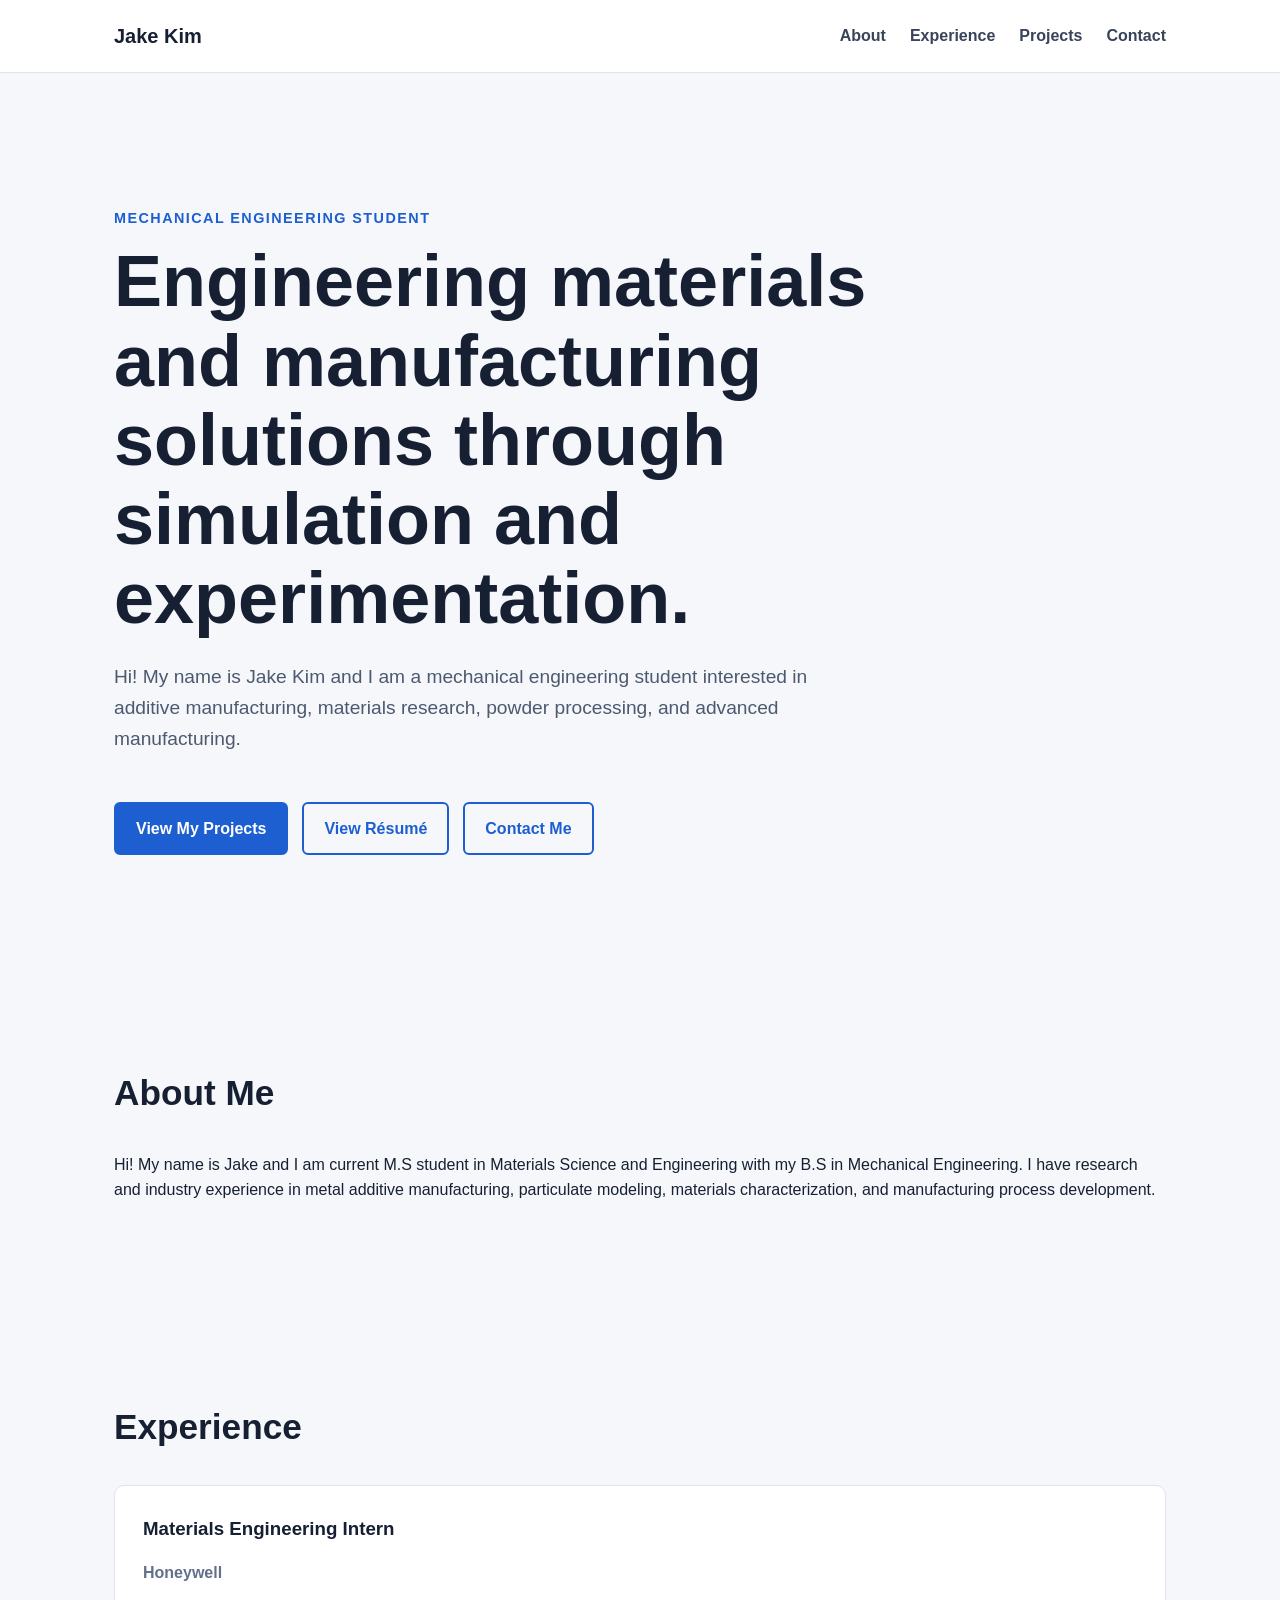
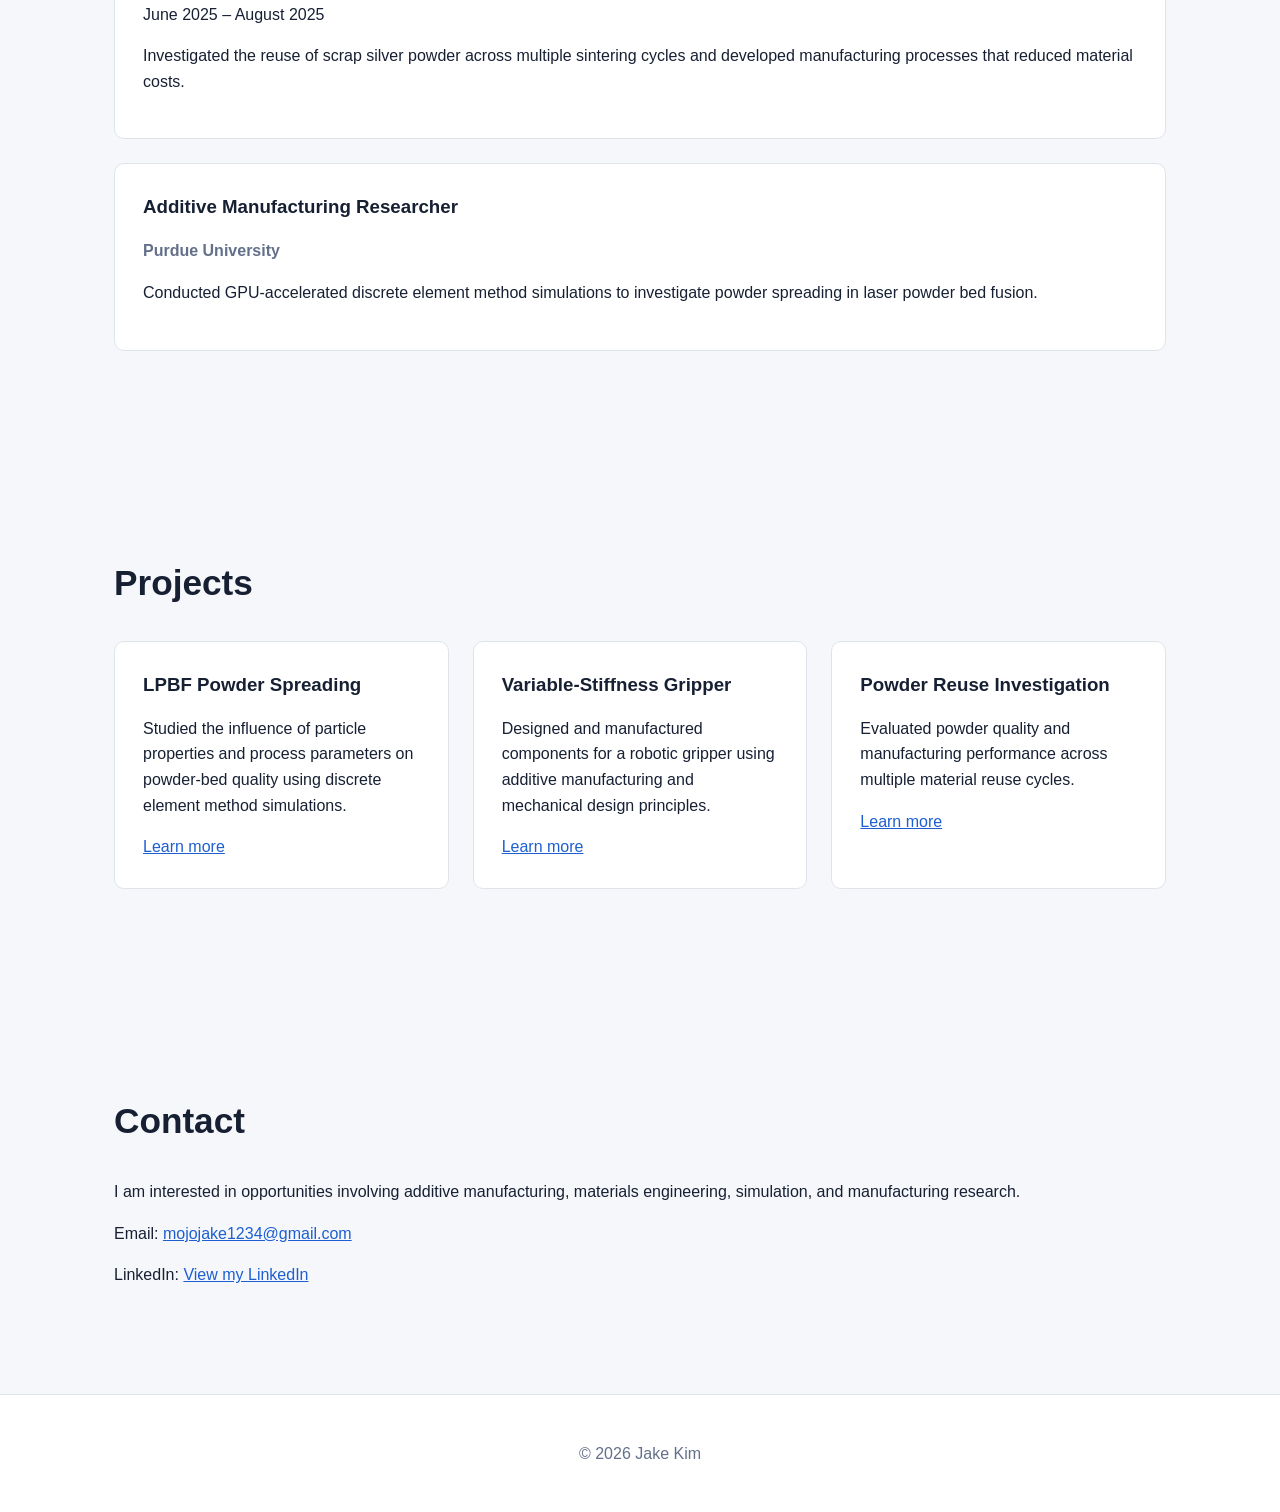
<file: index.html>
<!DOCTYPE html>
<html lang="en">
<head>
    <meta charset="UTF-8">

    <meta
        name="viewport"
        content="width=device-width, initial-scale=1.0"
    >

    <title>Jake Kim | Engineering Portfolio</title>

    <link rel="stylesheet" href="style.css">
</head>

<body>
    <header>
        <nav class="navbar">
            <a class="logo" href="#home">Jake Kim</a>

            <div class="nav-links">
                <a href="#about">About</a>
                <a href="#experience">Experience</a>
                <a href="#projects">Projects</a>
                <a href="#contact">Contact</a>
            </div>
        </nav>
    </header>

    <main>
        <section id="home" class="hero">
            <p class="eyebrow">Mechanical Engineering Student</p>

            <h1>
                Engineering materials and manufacturing solutions
                through simulation and experimentation.
            </h1>

            <p class="hero-description">
                Hi! My name is Jake Kim and I am a mechanical engineering student interested in
                additive manufacturing, materials research, powder
                processing, and advanced manufacturing.
            </p>

            <div class="hero-buttons">
    <a class="button primary-button" href="#projects">
        View My Projects
    </a>

    <a
        class="button secondary-button"
        href="Jake-Kim-Resume.pdf"
        target="_blank"
        rel="noopener noreferrer"
    >
        View Résumé
    </a>

    <a class="button secondary-button" href="#contact">
        Contact Me
    </a>
</div>
        </section>

        <section id="about" class="section">
            <h2>About Me</h2>

            <p>
                Hi! My name is Jake and I am current M.S student in Materials Science and Engineering with my B.S in Mechanical Engineering. I have research
                and industry experience in metal additive manufacturing,
                particulate modeling, materials characterization, and
                manufacturing process development.
            </p>
        </section>

        <section id="experience" class="section">
            <h2>Experience</h2>

            <article class="card">
                <h3>Materials Engineering Intern</h3>
                <p class="card-subtitle">Honeywell</p>
 <div class="experience-meta">
        <span>June 2025 – August 2025</span>
    </div>
                <p>
                    Investigated the reuse of scrap silver powder across
                    multiple sintering cycles and developed manufacturing
                    processes that reduced material costs.
                </p>
            </article>

            <article class="card">
                <h3>Additive Manufacturing Researcher</h3>
                <p class="card-subtitle">Purdue University</p>

                <p>
                    Conducted GPU-accelerated discrete element method
                    simulations to investigate powder spreading in laser
                    powder bed fusion.
                </p>
            </article>
        </section>

        <section id="projects" class="section">
            <h2>Projects</h2>

            <div class="card-grid">
                <article class="card">
                    <h3>LPBF Powder Spreading</h3>

                    <p>
                        Studied the influence of particle properties and
                        process parameters on powder-bed quality using
                        discrete element method simulations.
                    </p>

                  <a href="lpbf-research.html"> Learn more </a>
                </article>

                <article class="card">
                    <h3>Variable-Stiffness Gripper</h3>

                    <p>
                        Designed and manufactured components for a
                        robotic gripper using additive manufacturing
                        and mechanical design principles.
                    </p>

                    <a href="#">Learn more</a>
                </article>

                <article class="card">
                    <h3>Powder Reuse Investigation</h3>

                    <p>
                        Evaluated powder quality and manufacturing
                        performance across multiple material reuse cycles.
                    </p>

                    <a href="#">Learn more</a>
                </article>
            </div>
        </section>

        <section id="contact" class="section">
            <h2>Contact</h2>

            <p>
                I am interested in opportunities involving additive
                manufacturing, materials engineering, simulation,
                and manufacturing research.
            </p>

            <p>
                Email:
                <a href="mailto:your-email@example.com">
                    mojojake1234@gmail.com
                </a>
            </p>

            <p>
                LinkedIn:
                <a
                    href="https://www.linkedin.com/in/jake-kim-5ab23924b/"
                    target="_blank"
                    rel="noopener noreferrer"
                >
                    View my LinkedIn
                </a>
            </p>
        </section>
    </main>

    <footer>
        <p>© 2026 Jake Kim</p>
    </footer>
</body>
</html>
</file>
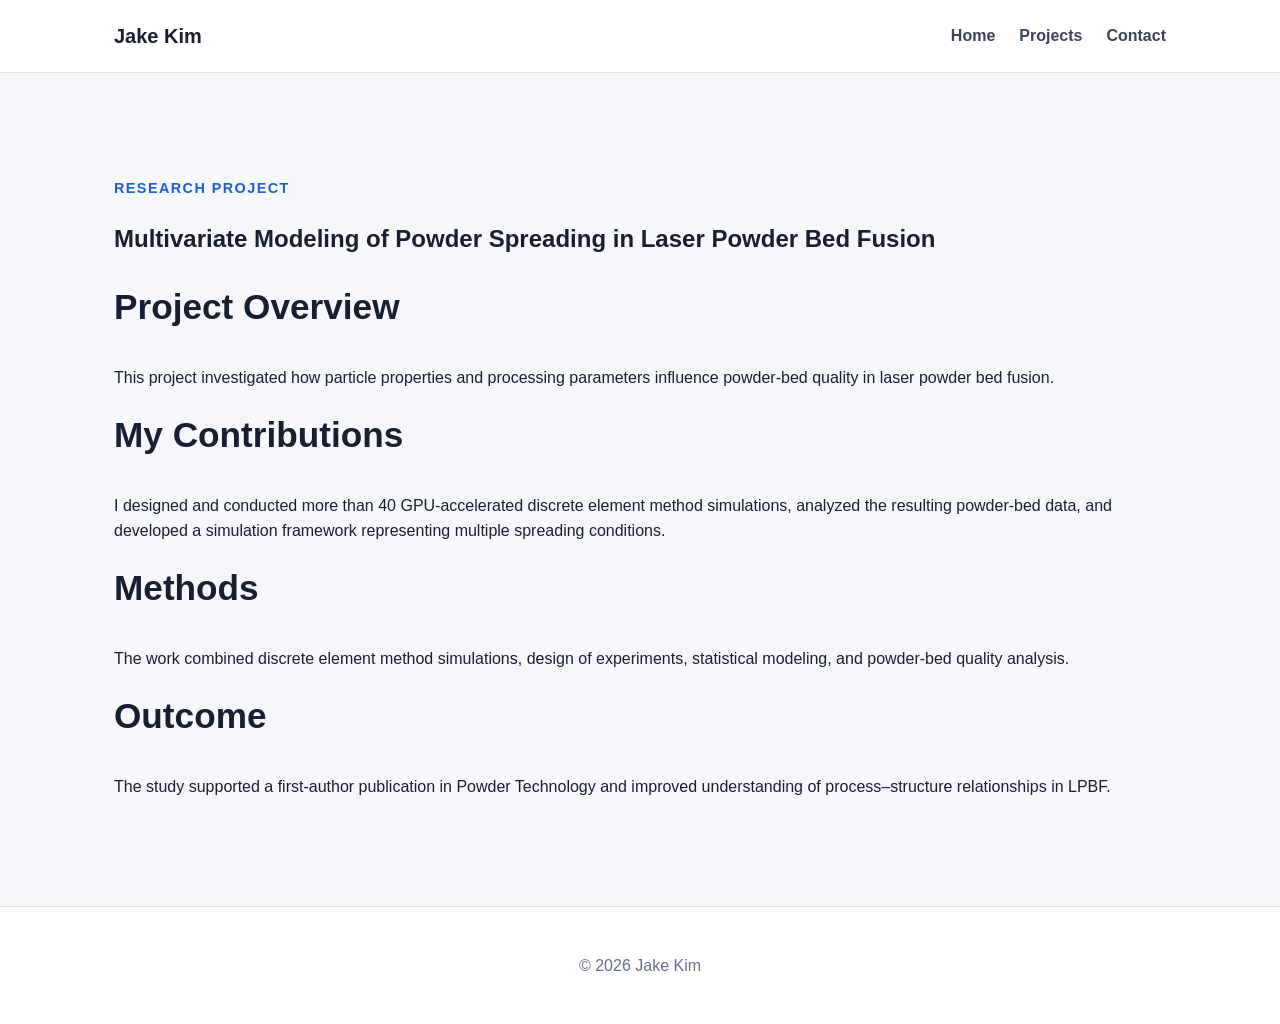
<file: lpbf-research.html>
<!DOCTYPE html>
<html lang="en">
<head>
    <meta charset="UTF-8">

    <meta
        name="viewport"
        content="width=device-width, initial-scale=1.0"
    >

    <title>LPBF Powder Spreading | Jake Kim</title>

    <link rel="stylesheet" href="style.css">
</head>

<body>
    <header>
        <nav class="navbar">
            <a class="logo" href="index.html">Jake Kim</a>

            <div class="nav-links">
                <a href="index.html">Home</a>
                <a href="index.html#projects">Projects</a>
                <a href="index.html#contact">Contact</a>
            </div>
        </nav>
    </header>

    <main>
        <section class="section">
            <p class="eyebrow">Research Project</p>

            <h1>
                Multivariate Modeling of Powder Spreading in
                Laser Powder Bed Fusion
            </h1>

            <h2>Project Overview</h2>

            <p>
                This project investigated how particle properties and
                processing parameters influence powder-bed quality in
                laser powder bed fusion.
            </p>

            <h2>My Contributions</h2>

            <p>
                I designed and conducted more than 40 GPU-accelerated
                discrete element method simulations, analyzed the
                resulting powder-bed data, and developed a simulation
                framework representing multiple spreading conditions.
            </p>

            <h2>Methods</h2>

            <p>
                The work combined discrete element method simulations,
                design of experiments, statistical modeling, and
                powder-bed quality analysis.
            </p>

            <h2>Outcome</h2>

            <p>
                The study supported a first-author publication in
                Powder Technology and improved understanding of
                process–structure relationships in LPBF.
            </p>
        </section>
    </main>

    <footer>
        <p>© 2026 Jake Kim</p>
    </footer>
</body>
</html>
</file>
<file: style.css>
/* ------------------------------
   General settings
------------------------------ */

* {
    box-sizing: border-box;
}

html {
    scroll-behavior: smooth;
}

body {
    margin: 0;
    font-family: Arial, Helvetica, sans-serif;
    line-height: 1.6;
    color: #172033;
    background-color: #f5f7fa;
}

a {
    color: #1d5fd1;
}

a:hover {
    color: #123d88;
}

/* ------------------------------
   Navigation
------------------------------ */

header {
    background-color: #ffffff;
    border-bottom: 1px solid #dfe4ea;
    position: sticky;
    top: 0;
}

.navbar {
    max-width: 1100px;
    min-height: 72px;
    margin: 0 auto;
    padding: 0 24px;

    display: flex;
    align-items: center;
    justify-content: space-between;
}

.logo {
    color: #172033;
    font-size: 1.25rem;
    font-weight: bold;
    text-decoration: none;
}

.nav-links {
    display: flex;
    gap: 24px;
}

.nav-links a {
    color: #39445a;
    font-weight: bold;
    text-decoration: none;
}

/* ------------------------------
   Main layout
------------------------------ */

main {
    width: 100%;
}

.hero,
.section {
    max-width: 1100px;
    margin: 0 auto;
    padding-left: 24px;
    padding-right: 24px;
}

.hero {
    min-height: 75vh;
    padding-top: 120px;
    padding-bottom: 120px;

    display: flex;
    flex-direction: column;
    justify-content: center;
}

.eyebrow {
    margin-bottom: 12px;
    color: #1d5fd1;
    font-size: 0.9rem;
    font-weight: bold;
    letter-spacing: 0.1em;
    text-transform: uppercase;
}

.hero h1 {
    max-width: 850px;
    margin: 0;
    font-size: clamp(2.4rem, 6vw, 4.5rem);
    line-height: 1.1;
}

.hero-description {
    max-width: 700px;
    margin-top: 24px;
    color: #4d596f;
    font-size: 1.2rem;
}

.hero-buttons {
    display: flex;
    flex-wrap: wrap;
    gap: 14px;
    margin-top: 28px;
}

.button {
    padding: 12px 20px;
    border: 2px solid #1d5fd1;
    border-radius: 6px;
    font-weight: bold;
    text-decoration: none;
}

.primary-button {
    color: #ffffff;
    background-color: #1d5fd1;
}

.primary-button:hover {
    color: #ffffff;
    background-color: #123d88;
    border-color: #123d88;
}

.secondary-button {
    color: #1d5fd1;
    background-color: transparent;
}

.section {
    padding-top: 90px;
    padding-bottom: 90px;
}

.section h2 {
    margin-top: 0;
    margin-bottom: 30px;
    font-size: 2.2rem;
}

/* ------------------------------
   Cards
------------------------------ */

.card-grid {
    display: grid;
    grid-template-columns: repeat(3, 1fr);
    gap: 24px;
}

.card {
    margin-bottom: 24px;
    padding: 28px;
    background-color: #ffffff;
    border: 1px solid #dfe4ea;
    border-radius: 10px;
}

.card h3 {
    margin-top: 0;
    margin-bottom: 8px;
}

.card-subtitle {
    color: #637089;
    font-weight: bold;
}

/* ------------------------------
   Footer
------------------------------ */

footer {
    padding: 30px 24px;
    color: #637089;
    text-align: center;
    background-color: #ffffff;
    border-top: 1px solid #dfe4ea;
}

/* ------------------------------
   Mobile layout
------------------------------ */

@media (max-width: 750px) {
    .navbar {
        align-items: flex-start;
        flex-direction: column;
        gap: 12px;
        padding-top: 18px;
        padding-bottom: 18px;
    }

    .nav-links {
        flex-wrap: wrap;
        gap: 12px 18px;
    }

    .hero {
        min-height: auto;
        padding-top: 90px;
        padding-bottom: 90px;
    }

    .card-grid {
        grid-template-columns: 1fr;
    }
}
</file>
